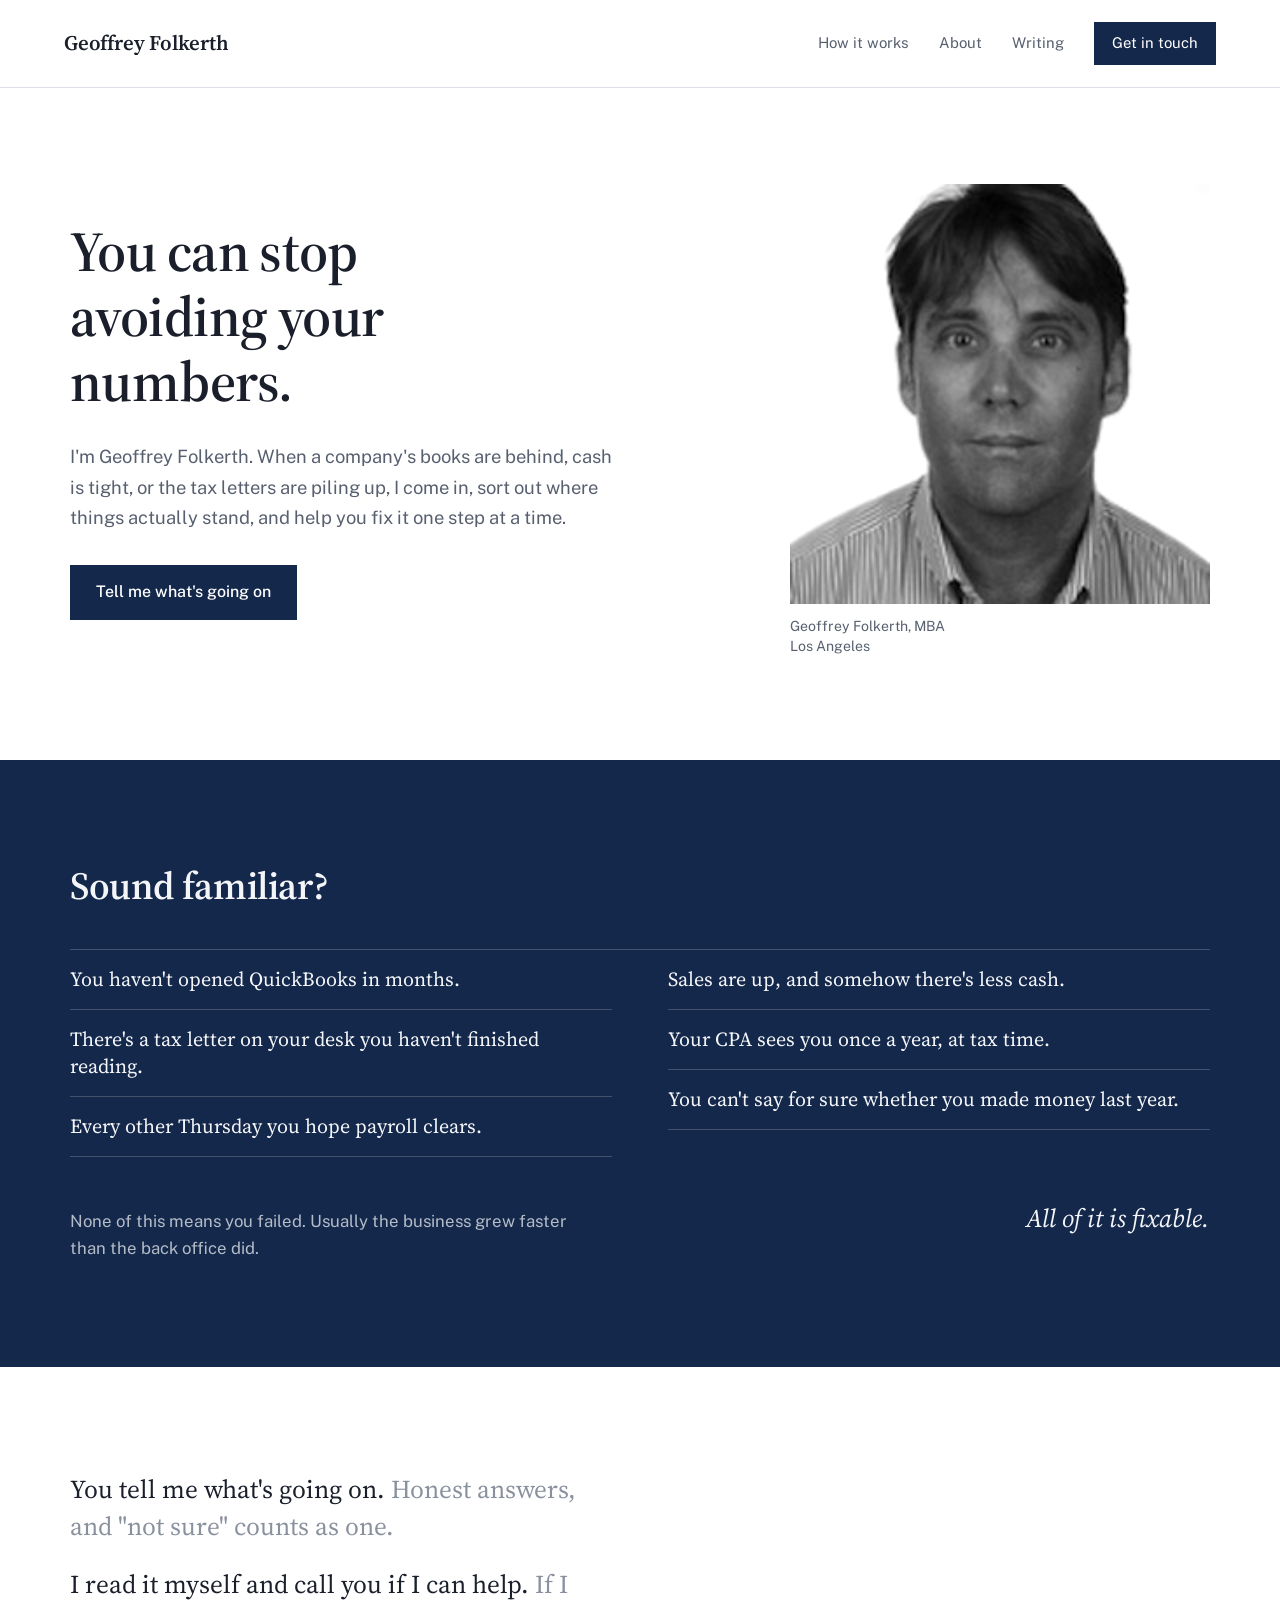
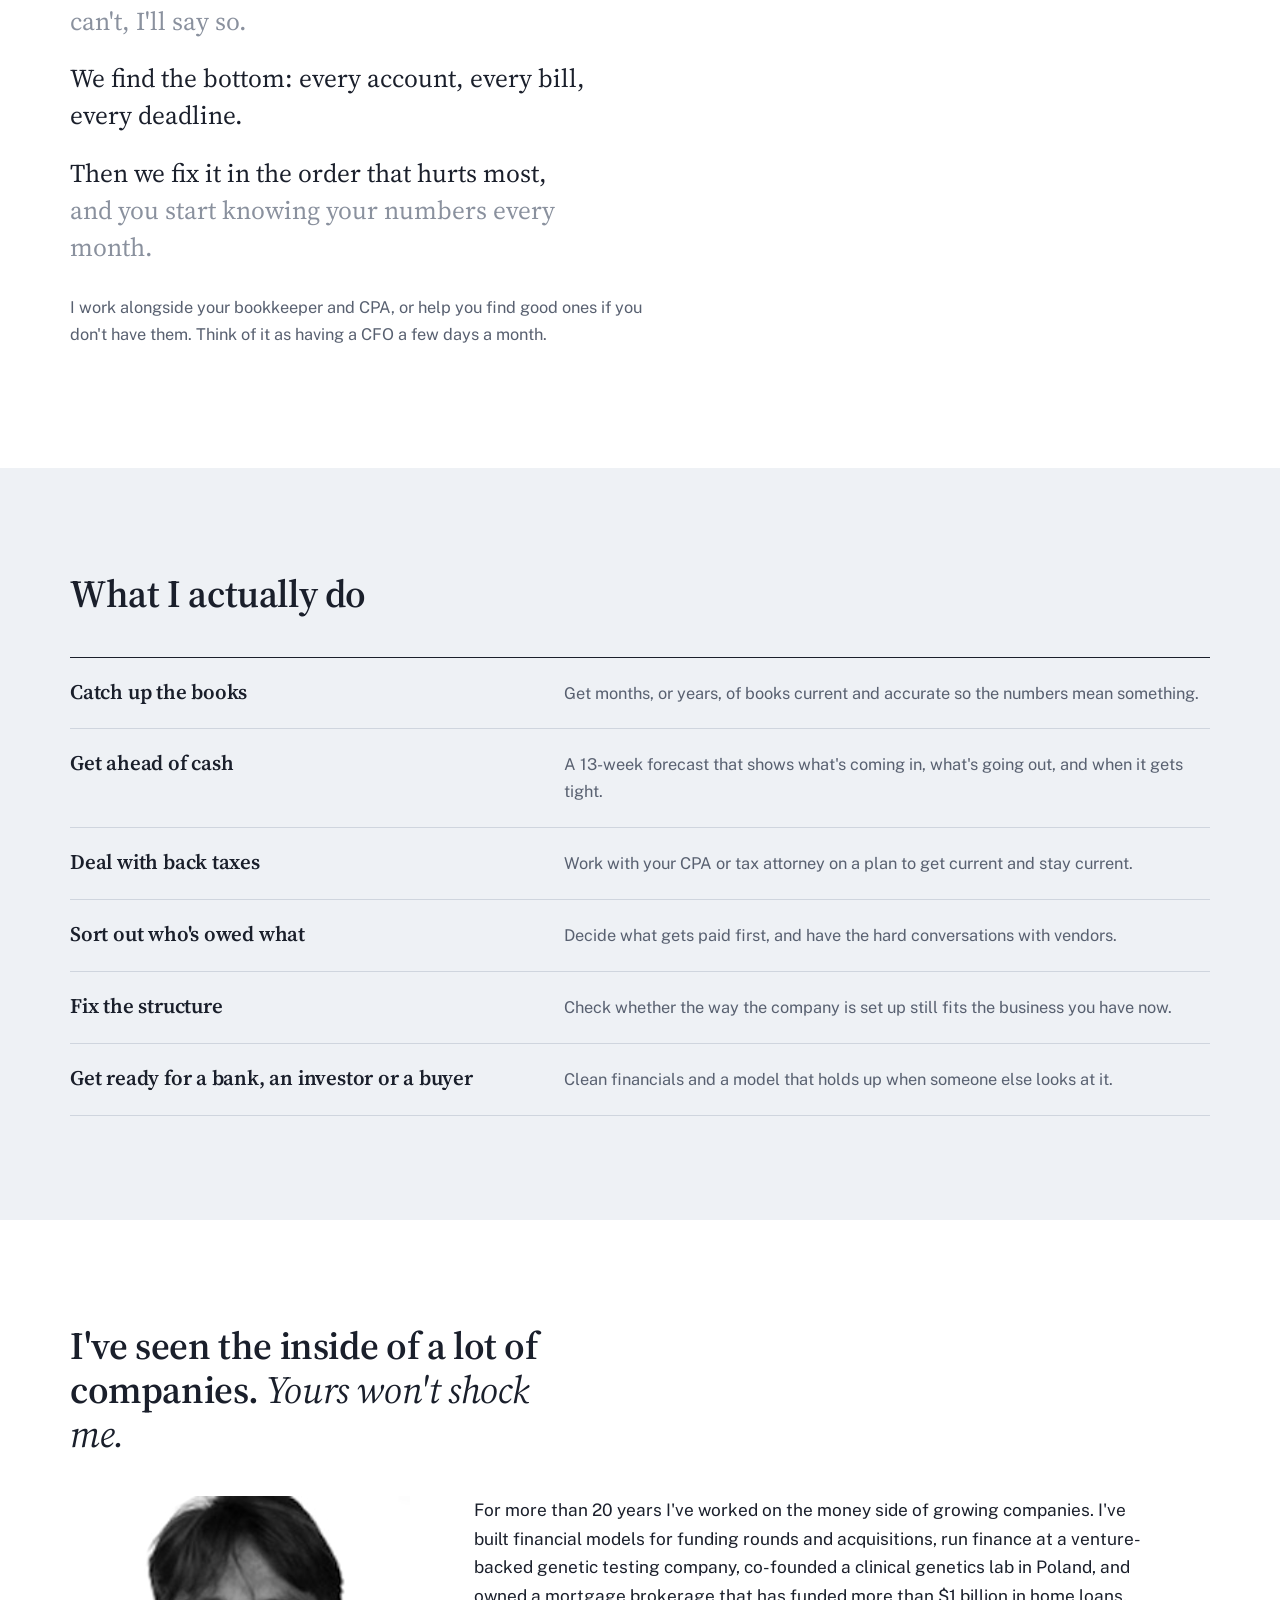
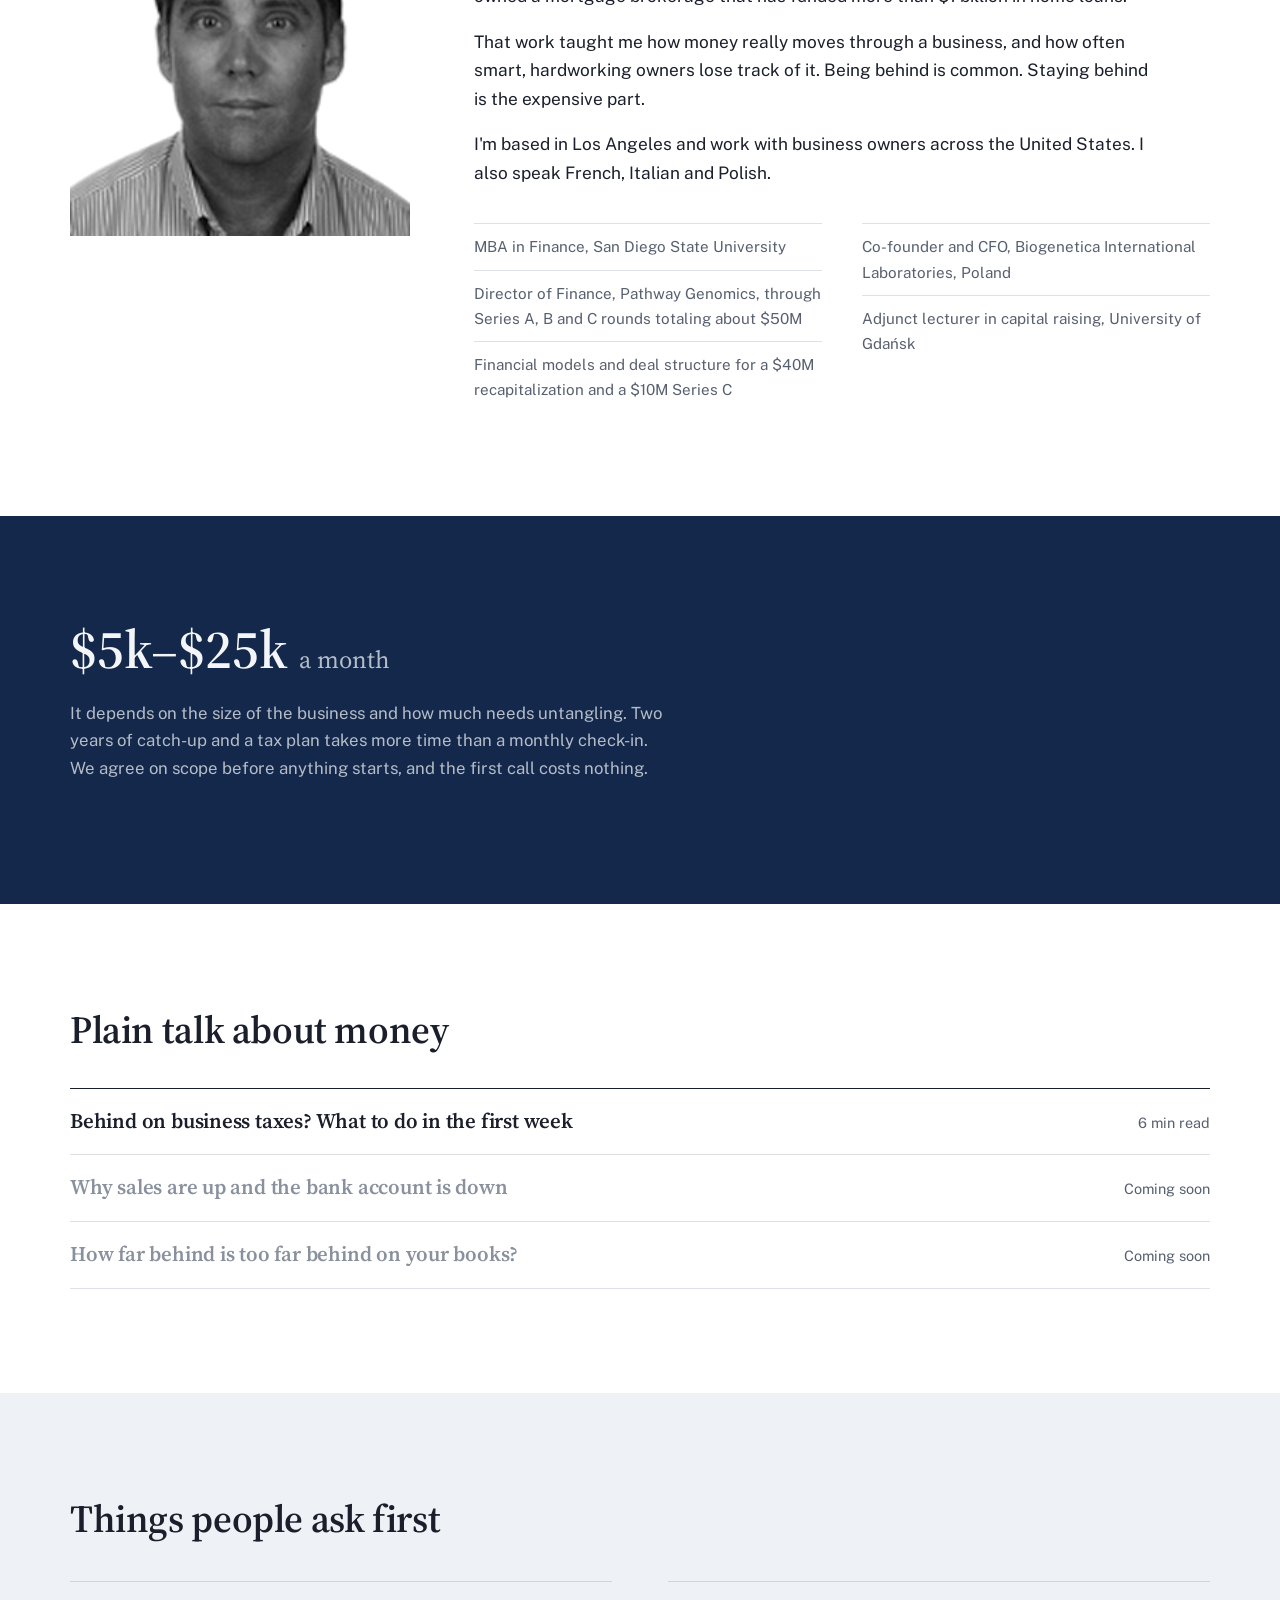
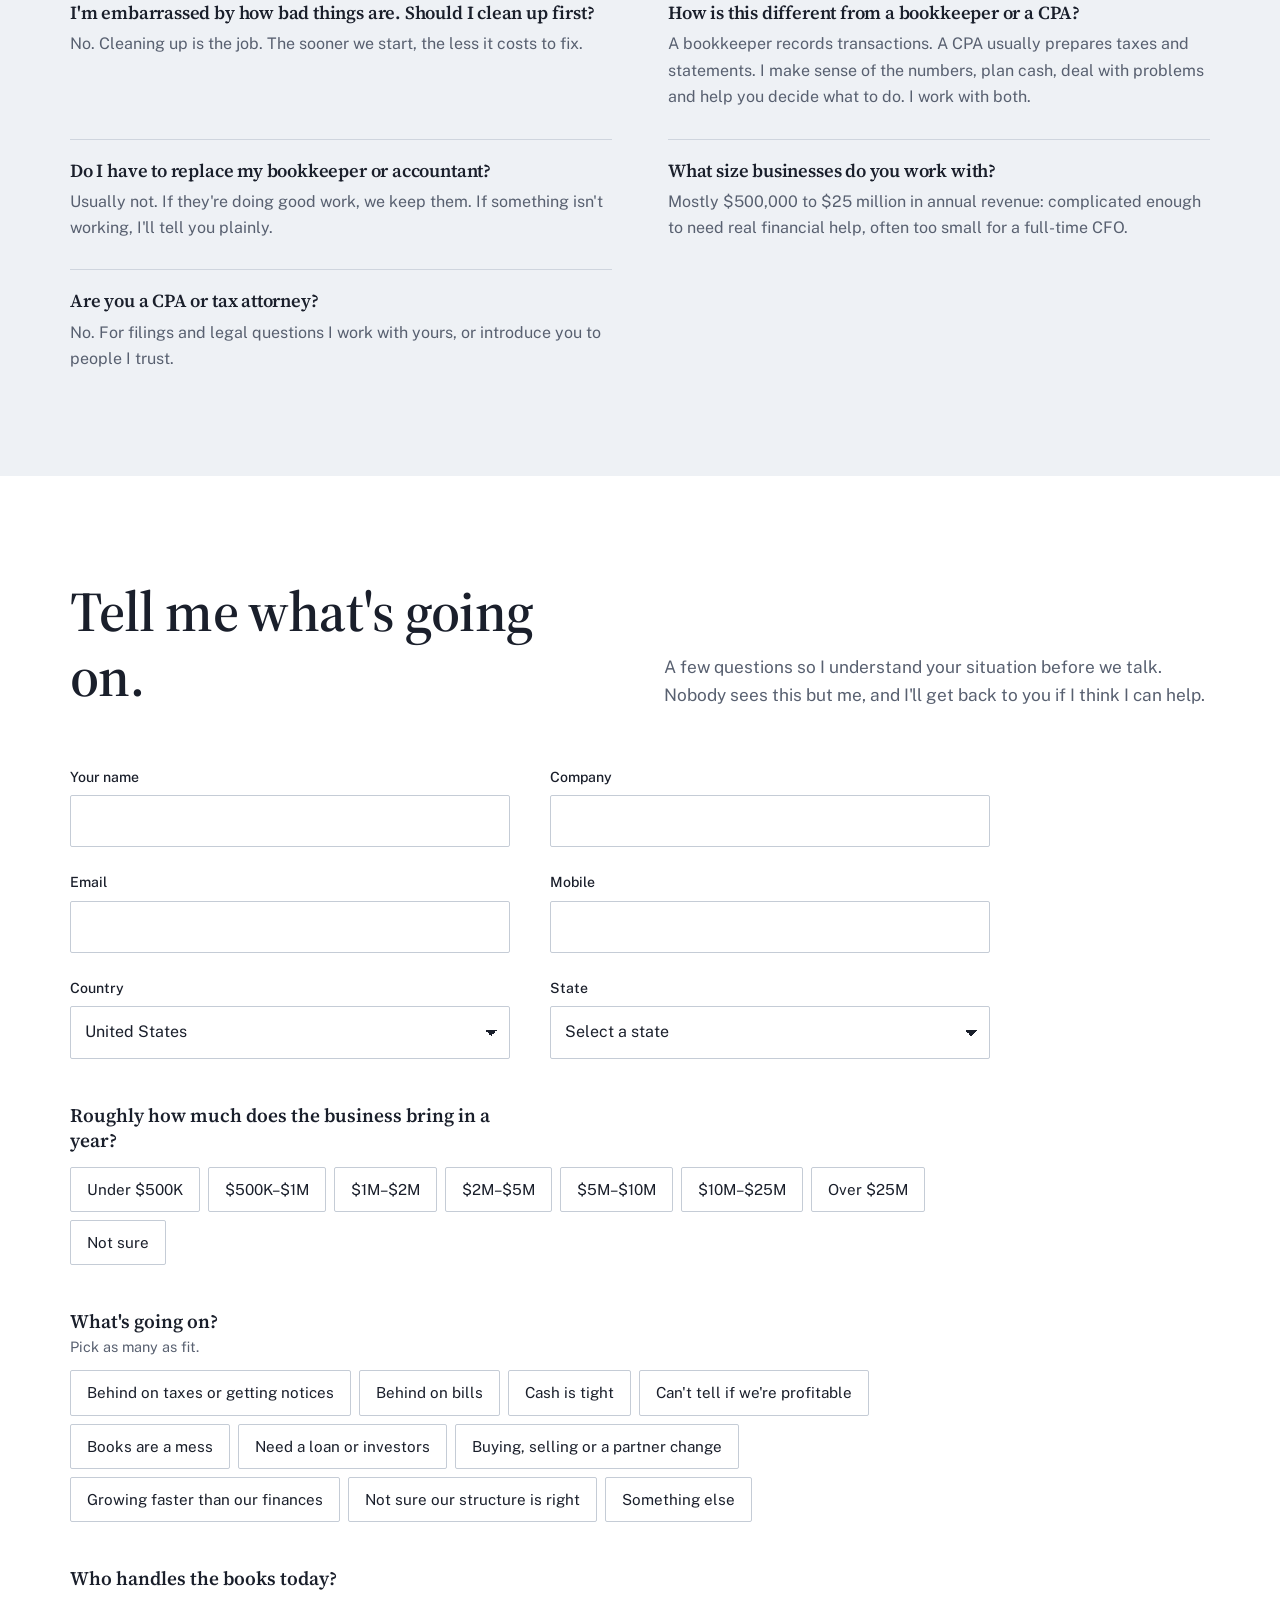
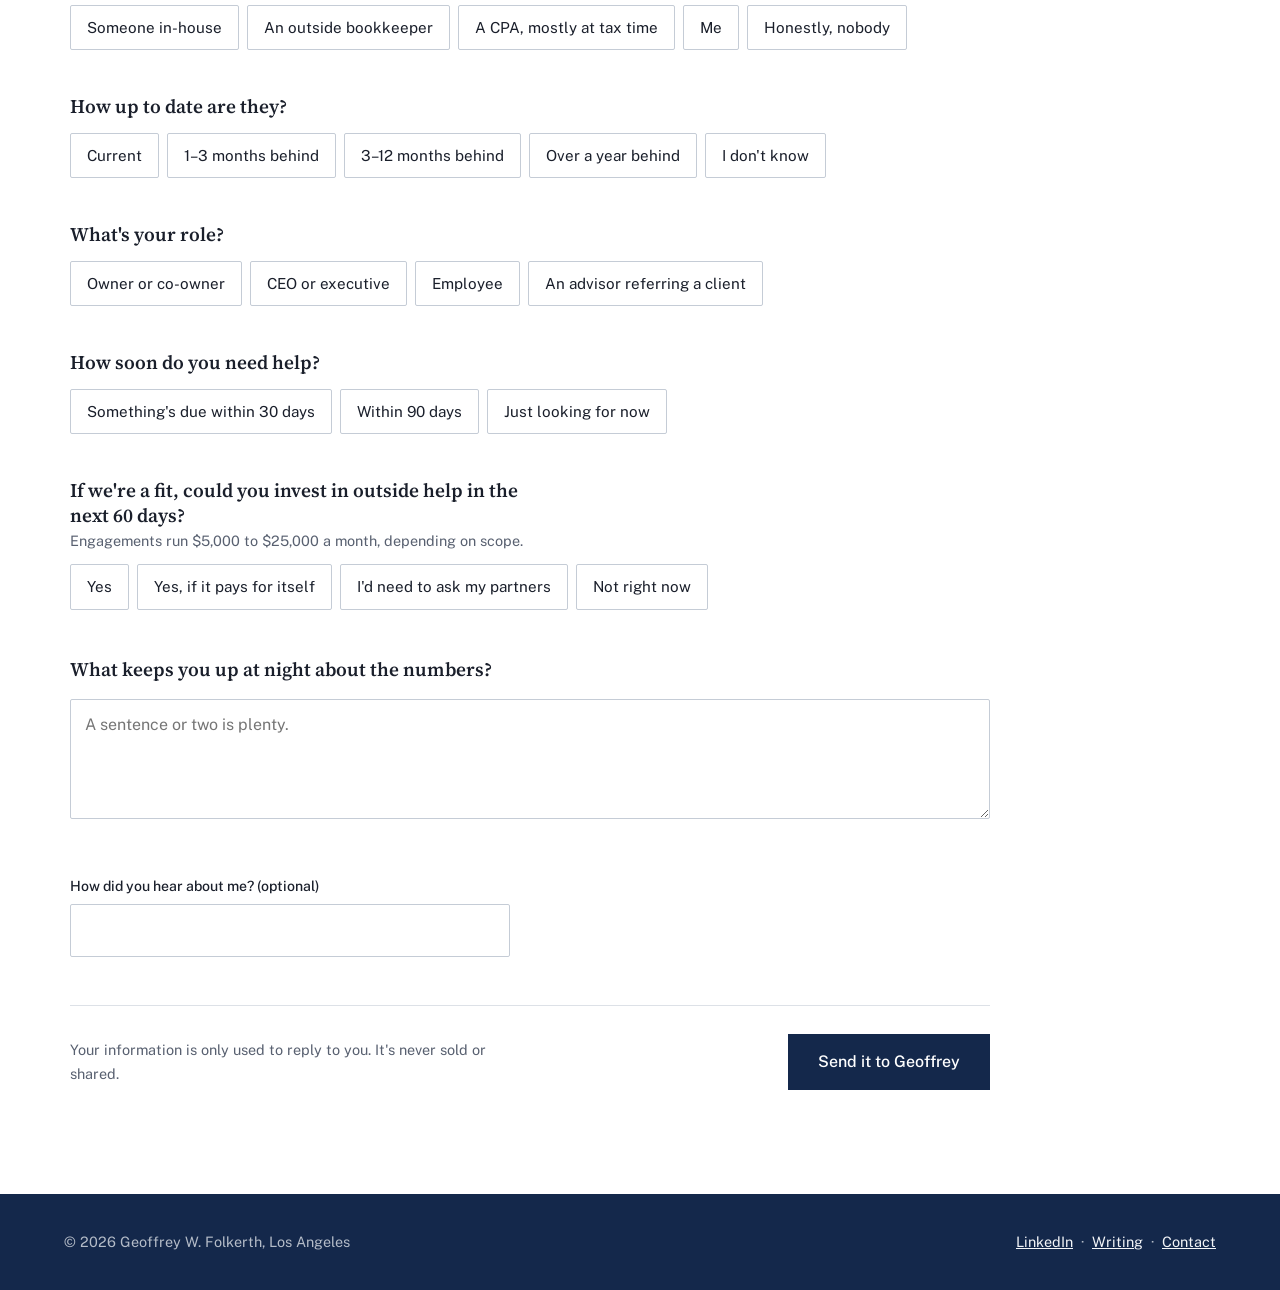
<file: index.html>
<!doctype html>
<html lang="en">
<head>
  <meta charset="utf-8">
  <meta name="viewport" content="width=device-width, initial-scale=1">
  <meta name="robots" content="noindex, nofollow"><!-- PREVIEW ONLY: remove this line at launch -->
  <title>Geoffrey Folkerth | Financial Clarity for Business Owners</title>
  <meta name="description" content="Geoffrey Folkerth helps owners of $500K to $25M businesses get their finances back in order: books, cash flow, back taxes and structure. Calm, judgment-free, part-time CFO help.">
  <link rel="canonical" href="https://geoffreyfolkerth.com/">
  <meta property="og:title" content="Geoffrey Folkerth | Financial Clarity for Business Owners">
  <meta property="og:description" content="Behind on your books, bills or taxes? Geoffrey helps business owners get clear on their numbers without judgment.">
  <meta property="og:type" content="website">
  <meta property="og:url" content="https://geoffreyfolkerth.com/">
  <meta property="og:image" content="https://geoffreyfolkerth.com/images/og-image.jpg">
  <link rel="preconnect" href="https://fonts.googleapis.com">
  <link rel="preconnect" href="https://fonts.gstatic.com" crossorigin>
  <link href="https://fonts.googleapis.com/css2?family=Public+Sans:wght@400;500;600&family=Source+Serif+4:ital,opsz,wght@0,8..60,400;0,8..60,600;1,8..60,400&display=swap" rel="stylesheet">
  <link rel="stylesheet" href="styles.css">
  <script type="application/ld+json">
  {
    "@context": "https://schema.org",
    "@type": "ProfessionalService",
    "name": "Geoffrey Folkerth",
    "description": "Part-time CFO and financial cleanup services for owners of businesses with $500K to $25M in annual revenue.",
    "url": "https://geoffreyfolkerth.com/",
    "areaServed": "United States",
    "priceRange": "$5,000 - $25,000 per month",
    "founder": {
      "@type": "Person",
      "name": "Geoffrey W. Folkerth",
      "jobTitle": "Fractional CFO",
      "alumniOf": "San Diego State University",
      "sameAs": ["https://www.linkedin.com/in/geoffreyfolkerthcfo/"]
    }
  }
  </script>
</head>
<body>

<header class="site-header">
  <a href="#top" class="wordmark">Geoffrey Folkerth</a>
  <nav class="nav">
    <a href="#how" class="hide-sm">How it works</a>
    <a href="#about" class="hide-sm">About</a>
    <a href="blog/">Writing</a>
    <a href="#contact">Get in touch</a>
  </nav>
</header>

<main id="top">

  <!-- HERO -->
  <section class="panel hero">
    <div class="panel-inner">
      <div>
        <h1 class="big">You can stop avoiding your numbers.</h1>
        <div class="hero-foot">
          <p>I'm Geoffrey Folkerth. When a company's books are behind, cash is tight, or the tax letters are piling up, I come in, sort out where things actually stand, and help you fix it one step at a time.</p>
          <a href="#contact" class="text-link">Tell me what's going on</a>
        </div>
      </div>
      <div class="portrait">
        <img src="images/geoffrey-headshot.jpg" alt="Geoffrey Folkerth" width="240" height="240">
        <p class="portrait-cap">Geoffrey Folkerth, MBA<br>Los Angeles</p>
      </div>
    </div>
  </section>

  <!-- SOUND FAMILIAR -->
  <section class="panel dark">
    <div class="panel-inner">
      <h2 class="large">Sound familiar?</h2>
      <ul class="ledger-list">
        <li>You haven't opened QuickBooks in months.</li>
        <li>There's a tax letter on your desk you haven't finished reading.</li>
        <li>Every other Thursday you hope payroll clears.</li>
        <li>Sales are up, and somehow there's less cash.</li>
        <li>Your CPA sees you once a year, at tax time.</li>
        <li>You can't say for sure whether you made money last year.</li>
      </ul>
      <div class="ledger-sum">
        <p>None of this means you failed. Usually the business grew faster than the back office did.</p>
        <p class="kicker">All of it is fixable.</p>
      </div>
    </div>
  </section>

  <!-- HOW IT WORKS -->
  <section class="panel" id="how">
    <div class="panel-inner">
      <div class="story">
        <p>You tell me what's going on. <span class="quiet">Honest answers, and "not sure" counts as one.</span></p>
        <p>I read it myself and call you if I can help. <span class="quiet">If I can't, I'll say so.</span></p>
        <p>We find the bottom: every account, every bill, every deadline.</p>
        <p>Then we fix it in the order that hurts most, <span class="quiet">and you start knowing your numbers every month.</span></p>
      </div>
      <p class="aside-note">I work alongside your bookkeeper and CPA, or help you find good ones if you don't have them. Think of it as having a CFO a few days a month.</p>
    </div>
  </section>

  <!-- WHAT I DO -->
  <section class="panel mist" id="help">
    <div class="panel-inner">
      <h2 class="large">What I actually do</h2>
      <div class="rows">
        <div class="row"><h3>Catch up the books</h3><p>Get months, or years, of books current and accurate so the numbers mean something.</p></div>
        <div class="row"><h3>Get ahead of cash</h3><p>A 13-week forecast that shows what's coming in, what's going out, and when it gets tight.</p></div>
        <div class="row"><h3>Deal with back taxes</h3><p>Work with your CPA or tax attorney on a plan to get current and stay current.</p></div>
        <div class="row"><h3>Sort out who's owed what</h3><p>Decide what gets paid first, and have the hard conversations with vendors.</p></div>
        <div class="row"><h3>Fix the structure</h3><p>Check whether the way the company is set up still fits the business you have now.</p></div>
        <div class="row"><h3>Get ready for a bank, an investor or a buyer</h3><p>Clean financials and a model that holds up when someone else looks at it.</p></div>
      </div>
    </div>
  </section>

  <!-- ABOUT -->
  <section class="panel" id="about">
    <div class="panel-inner">
      <h2 class="large">I've seen the inside of a lot of companies. <em>Yours won't shock me.</em></h2>
      <div class="about-grid">
        <div class="portrait">
          <img src="images/geoffrey-headshot.jpg" alt="Geoffrey Folkerth" width="240" height="240">
        </div>
        <div>
          <div class="letter">
            <p>For more than 20 years I've worked on the money side of growing companies. I've built financial models for funding rounds and acquisitions, run finance at a venture-backed genetic testing company, co-founded a clinical genetics lab in Poland, and owned a mortgage brokerage that has funded more than $1 billion in home loans.</p>
            <p>That work taught me how money really moves through a business, and how often smart, hardworking owners lose track of it. Being behind is common. Staying behind is the expensive part.</p>
            <p>I'm based in Los Angeles and work with business owners across the United States. I also speak French, Italian and Polish.</p>
          </div>
          <ul class="creds">
            <li>MBA in Finance, San Diego State University</li>
            <li>Director of Finance, Pathway Genomics, through Series A, B and C rounds totaling about $50M</li>
            <li>Financial models and deal structure for a $40M recapitalization and a $10M Series C</li>
            <li>Co-founder and CFO, Biogenetica International Laboratories, Poland</li>
            <li>Adjunct lecturer in capital raising, University of Gdańsk</li>
          </ul>
        </div>
      </div>
    </div>
  </section>

  <!-- PRICE -->
  <section class="panel dark price-panel">
    <div class="panel-inner">
      <div class="price-line">$5k–$25k <small>a month</small></div>
      <p>It depends on the size of the business and how much needs untangling. Two years of catch-up and a tax plan takes more time than a monthly check-in. We agree on scope before anything starts, and the first call costs nothing.</p>
    </div>
  </section>

  <!-- WRITING -->
  <section class="panel" id="blog">
    <div class="panel-inner">
      <h2 class="large">Plain talk about money</h2>
      <div class="writing">
        <a href="blog/behind-on-business-taxes-first-week.html"><h3>Behind on business taxes? What to do in the first week</h3><span>6 min read</span></a>
        <div class="soon"><h3>Why sales are up and the bank account is down</h3><span>Coming soon</span></div>
        <div class="soon"><h3>How far behind is too far behind on your books?</h3><span>Coming soon</span></div>
      </div>
    </div>
  </section>

  <!-- FAQ -->
  <section class="panel mist">
    <div class="panel-inner">
      <h2 class="large">Things people ask first</h2>
      <div class="qa">
        <div><h3>I'm embarrassed by how bad things are. Should I clean up first?</h3><p>No. Cleaning up is the job. The sooner we start, the less it costs to fix.</p></div>
        <div><h3>How is this different from a bookkeeper or a CPA?</h3><p>A bookkeeper records transactions. A CPA usually prepares taxes and statements. I make sense of the numbers, plan cash, deal with problems and help you decide what to do. I work with both.</p></div>
        <div><h3>Do I have to replace my bookkeeper or accountant?</h3><p>Usually not. If they're doing good work, we keep them. If something isn't working, I'll tell you plainly.</p></div>
        <div><h3>What size businesses do you work with?</h3><p>Mostly $500,000 to $25 million in annual revenue: complicated enough to need real financial help, often too small for a full-time CFO.</p></div>
        <div><h3>Are you a CPA or tax attorney?</h3><p>No. For filings and legal questions I work with yours, or introduce you to people I trust.</p></div>
      </div>
    </div>
  </section>

  <!-- CONTACT -->
  <section class="panel contact" id="contact">
    <div class="panel-inner">
      <div class="contact-intro">
        <h2 class="big">Tell me what's going on.</h2>
        <p>A few questions so I understand your situation before we talk. Nobody sees this but me, and I'll get back to you if I think I can help.</p>
      </div>

      <form id="lead-form" action="https://formspree.io/f/YOUR_FORM_ID" method="POST" novalidate>
        <input type="hidden" name="_subject" id="subject" value="New inquiry from website">
        <input type="hidden" name="fit_score" id="fit_score" value="">
        <input type="text" name="_gotcha" style="display:none" tabindex="-1" autocomplete="off">

        <div class="fields">
          <div class="field"><label for="name">Your name</label><input type="text" id="name" name="name" autocomplete="name" required></div>
          <div class="field"><label for="company">Company</label><input type="text" id="company" name="company" autocomplete="organization" required></div>
          <div class="field"><label for="email">Email</label><input type="email" id="email" name="email" autocomplete="email" required></div>
          <div class="field"><label for="phone">Mobile</label><input type="tel" id="phone" name="mobile" autocomplete="tel" required></div>
          <div class="field"><label for="country">Country</label><select id="country" name="country" required></select></div>
          <div class="field" id="state-field"><label for="state">State</label><select id="state" name="state"></select></div>
        </div>

        <fieldset>
          <legend>Roughly how much does the business bring in a year?</legend>
          <div class="choices">
            <label><input type="radio" name="revenue" value="Under $500K" required><span>Under $500K</span></label>
            <label><input type="radio" name="revenue" value="$500K–$1M"><span>$500K–$1M</span></label>
            <label><input type="radio" name="revenue" value="$1M–$2M"><span>$1M–$2M</span></label>
            <label><input type="radio" name="revenue" value="$2M–$5M"><span>$2M–$5M</span></label>
            <label><input type="radio" name="revenue" value="$5M–$10M"><span>$5M–$10M</span></label>
            <label><input type="radio" name="revenue" value="$10M–$25M"><span>$10M–$25M</span></label>
            <label><input type="radio" name="revenue" value="Over $25M"><span>Over $25M</span></label>
            <label><input type="radio" name="revenue" value="Not sure"><span>Not sure</span></label>
          </div>
        </fieldset>

        <fieldset>
          <legend>What's going on?<small>Pick as many as fit.</small></legend>
          <div class="choices">
            <label><input type="checkbox" name="situation" value="Behind on taxes / tax notices"><span>Behind on taxes or getting notices</span></label>
            <label><input type="checkbox" name="situation" value="Behind on bills / vendors"><span>Behind on bills</span></label>
            <label><input type="checkbox" name="situation" value="Cash is tight / payroll stress"><span>Cash is tight</span></label>
            <label><input type="checkbox" name="situation" value="Can't tell if profitable"><span>Can't tell if we're profitable</span></label>
            <label><input type="checkbox" name="situation" value="Books are behind or a mess"><span>Books are a mess</span></label>
            <label><input type="checkbox" name="situation" value="Need a loan or investors"><span>Need a loan or investors</span></label>
            <label><input type="checkbox" name="situation" value="Buying, selling, or partner change"><span>Buying, selling or a partner change</span></label>
            <label><input type="checkbox" name="situation" value="Growing faster than finances"><span>Growing faster than our finances</span></label>
            <label><input type="checkbox" name="situation" value="Company structure questions"><span>Not sure our structure is right</span></label>
            <label><input type="checkbox" name="situation" value="Other"><span>Something else</span></label>
          </div>
        </fieldset>

        <fieldset>
          <legend>Who handles the books today?</legend>
          <div class="choices">
            <label><input type="radio" name="bookkeeping" value="In-house bookkeeper or accountant" required><span>Someone in-house</span></label>
            <label><input type="radio" name="bookkeeping" value="Outside bookkeeper"><span>An outside bookkeeper</span></label>
            <label><input type="radio" name="bookkeeping" value="CPA at tax time only"><span>A CPA, mostly at tax time</span></label>
            <label><input type="radio" name="bookkeeping" value="Owner does it"><span>Me</span></label>
            <label><input type="radio" name="bookkeeping" value="Nobody"><span>Honestly, nobody</span></label>
          </div>
        </fieldset>

        <fieldset>
          <legend>How up to date are they?</legend>
          <div class="choices">
            <label><input type="radio" name="books_current" value="Current" required><span>Current</span></label>
            <label><input type="radio" name="books_current" value="1–3 months behind"><span>1–3 months behind</span></label>
            <label><input type="radio" name="books_current" value="3–12 months behind"><span>3–12 months behind</span></label>
            <label><input type="radio" name="books_current" value="Over a year behind"><span>Over a year behind</span></label>
            <label><input type="radio" name="books_current" value="Don't know"><span>I don't know</span></label>
          </div>
        </fieldset>

        <fieldset>
          <legend>What's your role?</legend>
          <div class="choices">
            <label><input type="radio" name="role" value="Owner / co-owner" required><span>Owner or co-owner</span></label>
            <label><input type="radio" name="role" value="CEO / executive (not owner)"><span>CEO or executive</span></label>
            <label><input type="radio" name="role" value="Employee"><span>Employee</span></label>
            <label><input type="radio" name="role" value="Referring advisor (CPA, attorney, banker)"><span>An advisor referring a client</span></label>
          </div>
        </fieldset>

        <fieldset>
          <legend>How soon do you need help?</legend>
          <div class="choices">
            <label><input type="radio" name="timing" value="Urgent: deadline in 30 days" required><span>Something's due within 30 days</span></label>
            <label><input type="radio" name="timing" value="Within 90 days"><span>Within 90 days</span></label>
            <label><input type="radio" name="timing" value="Exploring"><span>Just looking for now</span></label>
          </div>
        </fieldset>

        <fieldset>
          <legend>If we're a fit, could you invest in outside help in the next 60 days?<small>Engagements run $5,000 to $25,000 a month, depending on scope.</small></legend>
          <div class="choices">
            <label><input type="radio" name="investment" value="Yes" required><span>Yes</span></label>
            <label><input type="radio" name="investment" value="Yes, if it pays for itself"><span>Yes, if it pays for itself</span></label>
            <label><input type="radio" name="investment" value="Need to talk to partners"><span>I'd need to ask my partners</span></label>
            <label><input type="radio" name="investment" value="Not right now"><span>Not right now</span></label>
          </div>
        </fieldset>

        <div class="free">
          <label for="worry">What keeps you up at night about the numbers?</label>
          <textarea id="worry" name="biggest_worry" placeholder="A sentence or two is plenty."></textarea>
        </div>

        <div class="fields" style="margin-top:48px">
          <div class="field"><label for="referral">How did you hear about me? (optional)</label><input type="text" id="referral" name="referral_source"></div>
        </div>

        <div class="form-foot">
          <p>Your information is only used to reply to you. It's never sold or shared.</p>
          <button type="submit" class="send">Send it to Geoffrey</button>
        </div>
        <div class="form-status hidden" id="form-status" role="alert"></div>
      </form>

      <div class="thanks hidden" id="thanks">
        <h3>Thank you. That took some nerve.</h3>
        <p>I'll read what you sent myself. If it looks like I can help, I'll call or email within two business days.</p>
      </div>
    </div>
  </section>

</main>

<footer class="site-footer">
  <div>&copy; <span id="year">2026</span> Geoffrey W. Folkerth, Los Angeles</div>
  <div><a href="https://www.linkedin.com/in/geoffreyfolkerthcfo/" rel="noopener">LinkedIn</a> &nbsp;·&nbsp; <a href="blog/">Writing</a> &nbsp;·&nbsp; <a href="#contact">Contact</a></div>
</footer>

<script src="main.js"></script>
</body>
</html>
</file>
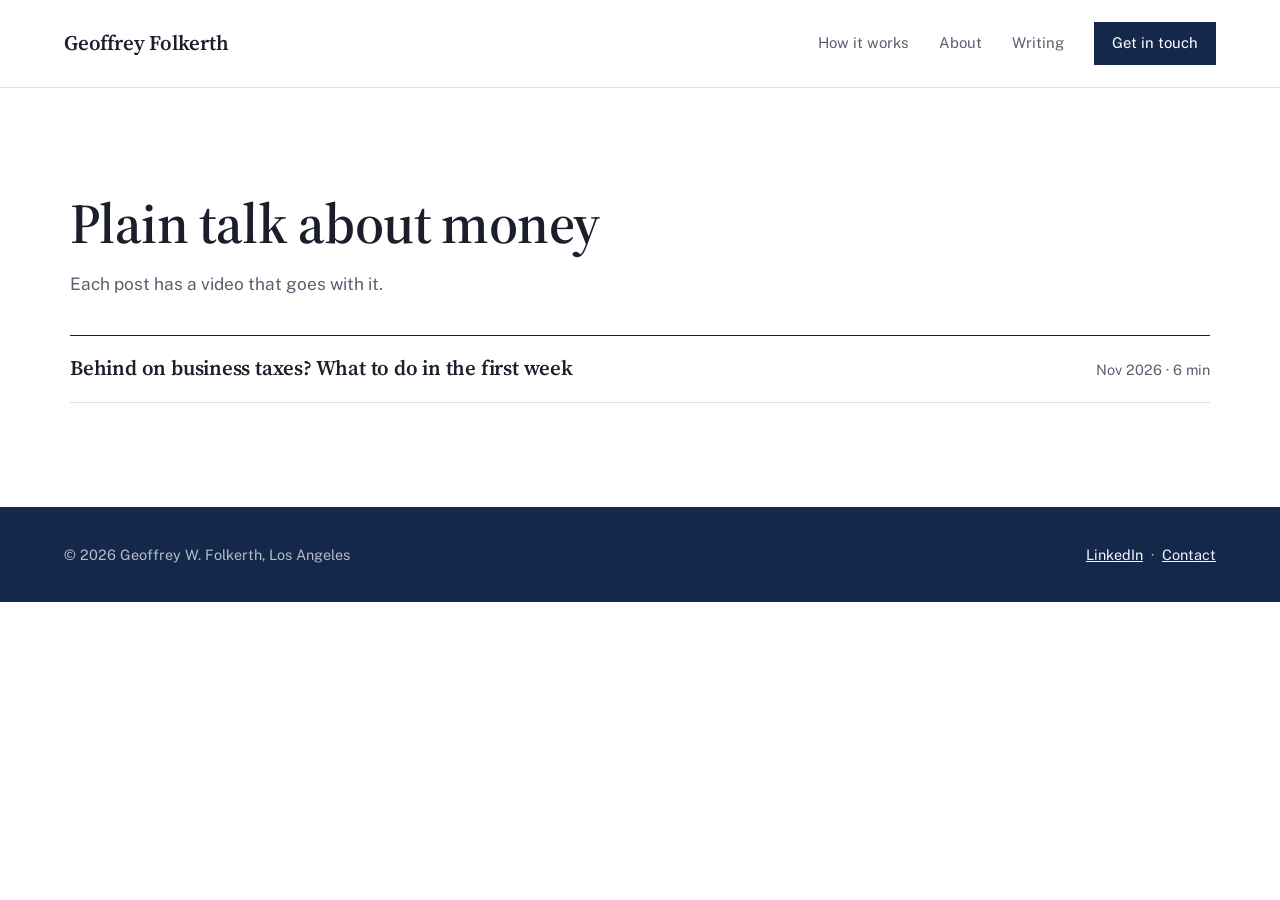
<file: blog/index.html>
<!doctype html>
<html lang="en">
<head>
  <meta charset="utf-8">
  <meta name="viewport" content="width=device-width, initial-scale=1">
  <meta name="robots" content="noindex, nofollow"><!-- PREVIEW ONLY: remove this line at launch -->
  <title>Writing | Geoffrey Folkerth</title>
  <meta name="description" content="Plain talk about business finances for owners of $500K to $25M companies: back taxes, cash flow, bookkeeping and getting your numbers under control.">
  <link rel="canonical" href="https://geoffreyfolkerth.com/blog/">
  <link rel="preconnect" href="https://fonts.googleapis.com">
  <link rel="preconnect" href="https://fonts.gstatic.com" crossorigin>
  <link href="https://fonts.googleapis.com/css2?family=Public+Sans:wght@400;500;600&family=Source+Serif+4:ital,opsz,wght@0,8..60,400;0,8..60,600;1,8..60,400&display=swap" rel="stylesheet">
  <link rel="stylesheet" href="../styles.css">
</head>
<body>

<header class="site-header solid">
  <a href="../" class="wordmark">Geoffrey Folkerth</a>
  <nav class="nav">
    <a href="../#how" class="hide-sm">How it works</a>
    <a href="../#about" class="hide-sm">About</a>
    <a href="./">Writing</a>
    <a href="../#contact">Get in touch</a>
  </nav>
</header>

<main>
  <section class="panel" style="border-top:0;min-height:auto">
    <div class="panel-inner">
      <h1 class="big">Plain talk about money</h1>
      <p class="sub">Each post has a video that goes with it.</p>

      <!-- NEW POSTS GO AT THE TOP. Copy an <a> row and change the link, title and read time. -->
      <div class="writing">
        <a href="behind-on-business-taxes-first-week.html"><h3>Behind on business taxes? What to do in the first week</h3><span>Nov 2026 · 6 min</span></a>
      </div>
    </div>
  </section>
</main>

<footer class="site-footer">
  <div>&copy; <span id="year">2026</span> Geoffrey W. Folkerth, Los Angeles</div>
  <div><a href="https://www.linkedin.com/in/geoffreyfolkerthcfo/" rel="noopener">LinkedIn</a> &nbsp;·&nbsp; <a href="../#contact">Contact</a></div>
</footer>
<script src="../main.js"></script>
</body>
</html>
</file>
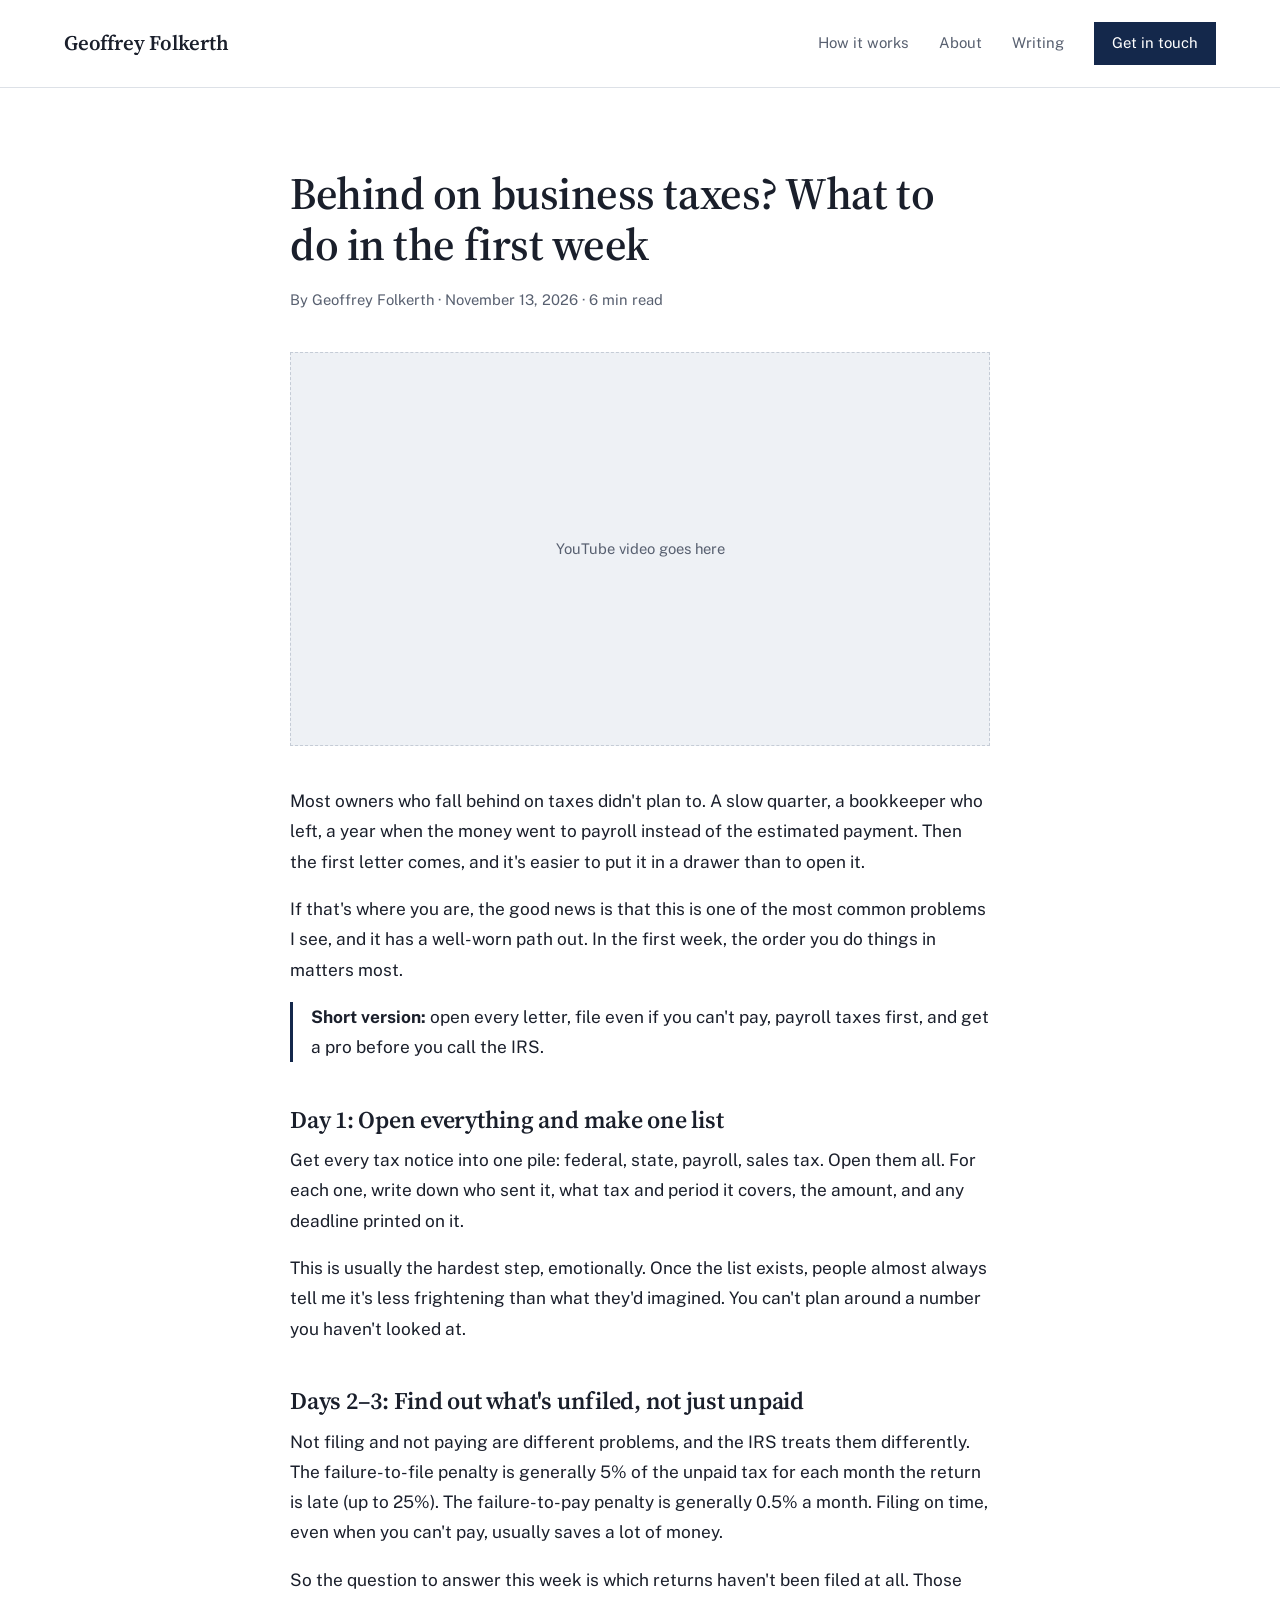
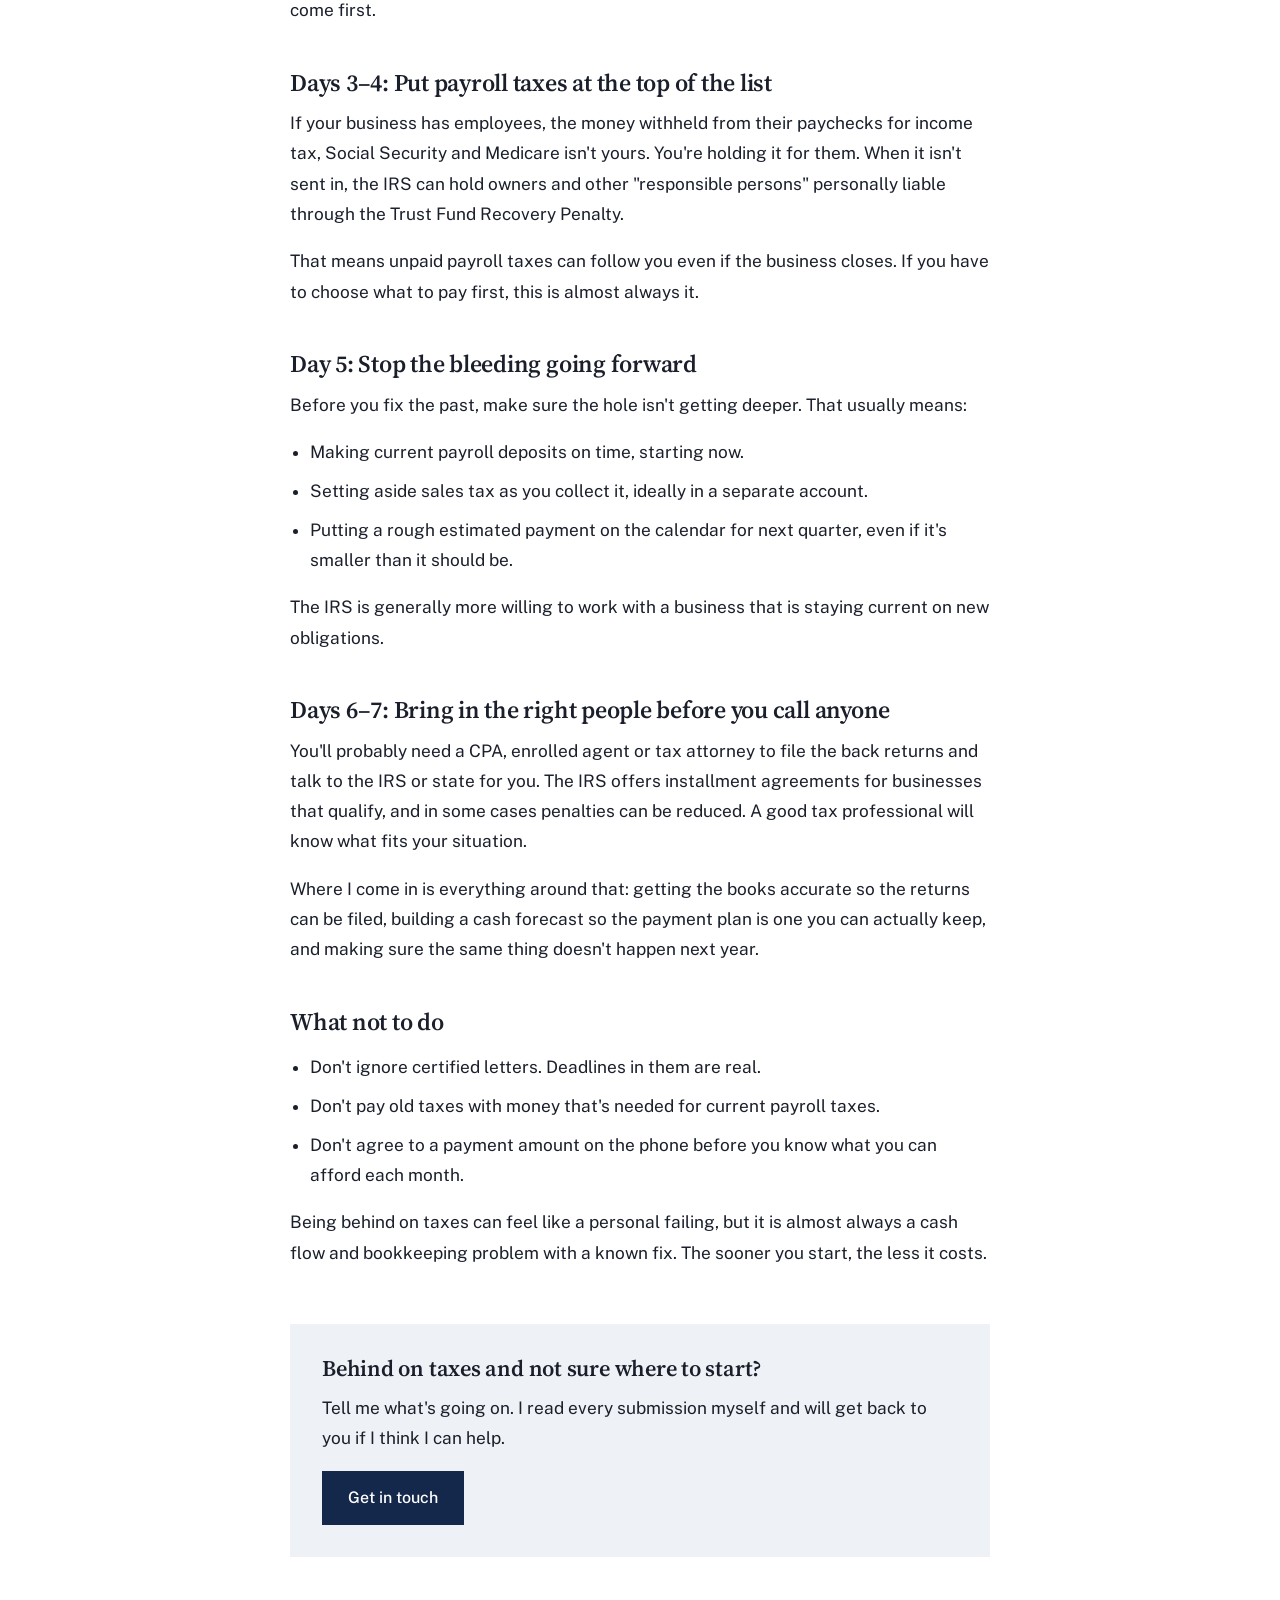
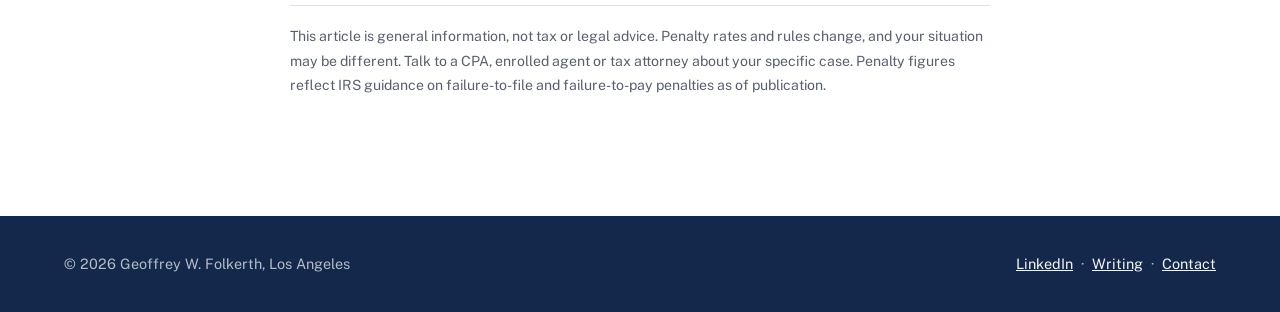
<file: blog/behind-on-business-taxes-first-week.html>
<!doctype html>
<html lang="en">
<head>
  <meta charset="utf-8">
  <meta name="viewport" content="width=device-width, initial-scale=1">
  <meta name="robots" content="noindex, nofollow"><!-- PREVIEW ONLY: remove this line at launch -->
  <title>Behind on Business Taxes? What to Do in the First Week | Geoffrey Folkerth</title>
  <meta name="description" content="If your business is behind on taxes, the order you act in matters. A fractional CFO's plain guide to the first week: open the letters, file even if you can't pay, and protect payroll taxes first.">
  <link rel="canonical" href="https://geoffreyfolkerth.com/blog/behind-on-business-taxes-first-week.html">
  <meta property="og:title" content="Behind on business taxes? What to do in the first week">
  <meta property="og:type" content="article">
  <link rel="preconnect" href="https://fonts.googleapis.com">
  <link rel="preconnect" href="https://fonts.gstatic.com" crossorigin>
  <link href="https://fonts.googleapis.com/css2?family=Public+Sans:wght@400;500;600&family=Source+Serif+4:ital,opsz,wght@0,8..60,400;0,8..60,600;1,8..60,400&display=swap" rel="stylesheet">
  <link rel="stylesheet" href="../styles.css">
  <script type="application/ld+json">
  {
    "@context": "https://schema.org",
    "@type": "BlogPosting",
    "headline": "Behind on business taxes? What to do in the first week",
    "datePublished": "2026-11-13",
    "author": { "@type": "Person", "name": "Geoffrey W. Folkerth", "url": "https://geoffreyfolkerth.com/" },
    "mainEntityOfPage": "https://geoffreyfolkerth.com/blog/behind-on-business-taxes-first-week.html"
  }
  </script>
  <script type="application/ld+json">
  {
    "@context": "https://schema.org",
    "@type": "FAQPage",
    "mainEntity": [
      {
        "@type": "Question",
        "name": "Should I file my business tax return if I can't pay?",
        "acceptedAnswer": { "@type": "Answer", "text": "Yes. The IRS failure-to-file penalty is generally 5% of the unpaid tax per month, while the failure-to-pay penalty is generally 0.5% per month. Filing on time, even without payment, usually costs far less." }
      },
      {
        "@type": "Question",
        "name": "Which back taxes should a business deal with first?",
        "acceptedAnswer": { "@type": "Answer", "text": "Payroll taxes withheld from employees' paychecks. Under the Trust Fund Recovery Penalty, owners and other responsible people can be held personally liable for unpaid withheld taxes." }
      },
      {
        "@type": "Question",
        "name": "Can a business set up a payment plan with the IRS?",
        "acceptedAnswer": { "@type": "Answer", "text": "Often, yes. The IRS offers installment agreements for businesses that qualify. A CPA, enrolled agent or tax attorney can help you apply." }
      }
    ]
  }
  </script>
</head>
<body>

<header class="site-header solid">
  <a href="../" class="wordmark">Geoffrey Folkerth</a>
  <nav class="nav">
    <a href="../#how" class="hide-sm">How it works</a>
    <a href="../#about" class="hide-sm">About</a>
    <a href="./">Writing</a>
    <a href="../#contact">Get in touch</a>
  </nav>
</header>

<main class="article">
  <article class="article-inner">
    <header>
      <h1>Behind on business taxes? What to do in the first week</h1>
      <p class="meta">By Geoffrey Folkerth &middot; November 13, 2026 &middot; 6 min read</p>
    </header>

    <div class="video-slot">YouTube video goes here</div>

    <p>Most owners who fall behind on taxes didn't plan to. A slow quarter, a bookkeeper who left, a year when the money went to payroll instead of the estimated payment. Then the first letter comes, and it's easier to put it in a drawer than to open it.</p>

    <p>If that's where you are, the good news is that this is one of the most common problems I see, and it has a well-worn path out. In the first week, the order you do things in matters most.</p>

    <p class="short-version"><strong>Short version:</strong> open every letter, file even if you can't pay, payroll taxes first, and get a pro before you call the IRS.</p>

    <h2>Day 1: Open everything and make one list</h2>
    <p>Get every tax notice into one pile: federal, state, payroll, sales tax. Open them all. For each one, write down who sent it, what tax and period it covers, the amount, and any deadline printed on it.</p>
    <p>This is usually the hardest step, emotionally. Once the list exists, people almost always tell me it's less frightening than what they'd imagined. You can't plan around a number you haven't looked at.</p>

    <h2>Days 2–3: Find out what's unfiled, not just unpaid</h2>
    <p>Not filing and not paying are different problems, and the IRS treats them differently. The failure-to-file penalty is generally 5% of the unpaid tax for each month the return is late (up to 25%). The failure-to-pay penalty is generally 0.5% a month. Filing on time, even when you can't pay, usually saves a lot of money.</p>
    <p>So the question to answer this week is which returns haven't been filed at all. Those come first.</p>

    <h2>Days 3–4: Put payroll taxes at the top of the list</h2>
    <p>If your business has employees, the money withheld from their paychecks for income tax, Social Security and Medicare isn't yours. You're holding it for them. When it isn't sent in, the IRS can hold owners and other "responsible persons" personally liable through the Trust Fund Recovery Penalty.</p>
    <p>That means unpaid payroll taxes can follow you even if the business closes. If you have to choose what to pay first, this is almost always it.</p>

    <h2>Day 5: Stop the bleeding going forward</h2>
    <p>Before you fix the past, make sure the hole isn't getting deeper. That usually means:</p>
    <ul>
      <li>Making current payroll deposits on time, starting now.</li>
      <li>Setting aside sales tax as you collect it, ideally in a separate account.</li>
      <li>Putting a rough estimated payment on the calendar for next quarter, even if it's smaller than it should be.</li>
    </ul>
    <p>The IRS is generally more willing to work with a business that is staying current on new obligations.</p>

    <h2>Days 6–7: Bring in the right people before you call anyone</h2>
    <p>You'll probably need a CPA, enrolled agent or tax attorney to file the back returns and talk to the IRS or state for you. The IRS offers installment agreements for businesses that qualify, and in some cases penalties can be reduced. A good tax professional will know what fits your situation.</p>
    <p>Where I come in is everything around that: getting the books accurate so the returns can be filed, building a cash forecast so the payment plan is one you can actually keep, and making sure the same thing doesn't happen next year.</p>

    <h2>What not to do</h2>
    <ul>
      <li>Don't ignore certified letters. Deadlines in them are real.</li>
      <li>Don't pay old taxes with money that's needed for current payroll taxes.</li>
      <li>Don't agree to a payment amount on the phone before you know what you can afford each month.</li>
    </ul>

    <p>Being behind on taxes can feel like a personal failing, but it is almost always a cash flow and bookkeeping problem with a known fix. The sooner you start, the less it costs.</p>

    <div class="article-cta">
      <h2>Behind on taxes and not sure where to start?</h2>
      <p>Tell me what's going on. I read every submission myself and will get back to you if I think I can help.</p>
      <a href="../#contact" class="text-link">Get in touch</a>
    </div>

    <p class="disclaimer">This article is general information, not tax or legal advice. Penalty rates and rules change, and your situation may be different. Talk to a CPA, enrolled agent or tax attorney about your specific case. Penalty figures reflect IRS guidance on failure-to-file and failure-to-pay penalties as of publication.</p>
  </article>
</main>

<footer class="site-footer">
  <div>&copy; <span id="year">2026</span> Geoffrey W. Folkerth, Los Angeles</div>
  <div><a href="https://www.linkedin.com/in/geoffreyfolkerthcfo/" rel="noopener">LinkedIn</a> &nbsp;·&nbsp; <a href="./">Writing</a> &nbsp;·&nbsp; <a href="../#contact">Contact</a></div>
</footer>
<script src="../main.js"></script>
</body>
</html>
</file>
<file: styles.css>
:root {
  --paper: #ffffff;
  --ink: #1a1f2b;
  --muted: #586070;
  --faint: #8a919e;
  --rule: #dde1e7;
  --navy: #14284b;
  --navy-hover: #0d1b34;
  --mist: #eef1f5;
  --on-dark: #f3f5f8;
  --on-dark-muted: rgba(243,245,248,.72);
  --on-dark-rule: rgba(243,245,248,.2);
  --display: "Source Serif 4", Georgia, "Times New Roman", serif;
  --body: "Public Sans", -apple-system, BlinkMacSystemFont, "Helvetica Neue", sans-serif;
  --gutter: clamp(20px, 5vw, 64px);
}

* { box-sizing: border-box; }
html { scroll-behavior: smooth; }
body { margin: 0; background: var(--paper); color: var(--ink); font-family: var(--body); font-size: 17px; line-height: 1.65; -webkit-font-smoothing: antialiased; }
img { max-width: 100%; display: block; }
a { color: inherit; }
p { margin: 0 0 1em; }
h1, h2, h3 { font-family: var(--display); font-weight: 600; margin: 0; line-height: 1.15; letter-spacing: -0.01em; }
em { font-style: italic; font-weight: 400; }

/* Sections */
.panel { padding: 104px var(--gutter); border-top: 1px solid var(--rule); }
.panel-inner { width: 100%; max-width: 1140px; margin: 0 auto; }
.big { font-size: clamp(2.3rem, 4.4vw, 3.6rem); }
.large { font-size: clamp(1.8rem, 3vw, 2.5rem); max-width: 26ch; }

.panel.dark, .panel.mist { border-top: 0; }
.panel.dark { background: var(--navy); color: var(--on-dark); }
.panel.mist { background: var(--mist); }
.panel.dark p, .panel.dark .price-line small { color: var(--on-dark-muted); }
.panel.dark .ledger-list, .panel.dark .ledger-list li { border-color: var(--on-dark-rule); }
.panel.mist .row, .panel.mist .qa > div { border-color: #cfd5de; }
.panel.dark + .panel, .panel.mist + .panel { border-top: 0; }

/* Header */
.site-header { padding: 22px var(--gutter); display: flex; justify-content: space-between; align-items: center; border-bottom: 1px solid var(--rule); background: var(--paper); }
.site-header.solid { }
.wordmark { font-family: var(--display); font-weight: 600; font-size: 1.3rem; text-decoration: none; letter-spacing: -0.01em; }
.nav { display: flex; gap: 30px; font-size: .93rem; align-items: center; }
.nav a { text-decoration: none; color: var(--muted); }
.nav a:hover { color: var(--ink); }
.nav a:last-child { color: #fff; background: var(--navy); padding: 9px 18px; }
.nav a:last-child:hover { background: var(--navy-hover); }

.text-link { display: inline-block; background: var(--navy); color: #fff; text-decoration: none; font-weight: 500; font-size: 1rem; padding: 14px 26px; }
.text-link:hover { background: var(--navy-hover); }

/* Hero */
.hero { border-top: 0; padding-top: 96px; padding-bottom: 104px; }
.hero .panel-inner { display: grid; grid-template-columns: minmax(0, 1fr) 420px; gap: 64px; align-items: center; }
.hero h1 { max-width: 16ch; }
.hero-foot { margin-top: 28px; }
.hero-foot > div { display: contents; }
.hero-foot p { max-width: 50ch; font-size: 1.15rem; color: var(--muted); margin-bottom: 32px; }
.portrait img { width: 420px; height: 420px; object-fit: cover; filter: grayscale(1) contrast(1.04); }
.portrait-cap { font-size: .88rem !important; color: var(--muted); margin: 12px 0 0 !important; line-height: 1.45; }

/* Sound familiar */
.ledger-list { list-style: none; padding: 0; margin: 40px 0 0; border-top: 1px solid var(--rule); columns: 2; column-gap: 56px; }
.ledger-list li { break-inside: avoid; font-family: var(--display); font-size: 1.25rem; line-height: 1.35; padding: 16px 0; border-bottom: 1px solid var(--rule); }
.ledger-sum { display: flex; justify-content: space-between; align-items: baseline; gap: 32px; margin-top: 40px; flex-wrap: wrap; }
.ledger-sum p { font-size: 1.05rem; max-width: 52ch; margin: 0; }
.ledger-sum .kicker { font-family: var(--display); font-style: italic; font-size: 1.6rem; color: var(--on-dark) !important; }

/* How it works */
.story { font-family: var(--display); font-size: clamp(1.35rem, 2vw, 1.7rem); line-height: 1.45; max-width: 40ch; }
.story p { margin: 0 0 .8em; }
.story .quiet { color: var(--faint); }
.aside-note { margin-top: 28px; font-size: 1.02rem; color: var(--muted); max-width: 60ch; }

/* What I do */
.rows { margin-top: 40px; border-top: 1px solid var(--ink); }
.row { display: grid; grid-template-columns: minmax(0, 5fr) minmax(0, 7fr); gap: 32px; padding: 22px 0; border-bottom: 1px solid var(--rule); align-items: baseline; }
.row h3 { font-size: 1.3rem; }
.row p { margin: 0; color: var(--muted); font-size: 1.02rem; }

/* About */
.about-grid { display: grid; grid-template-columns: 340px minmax(0, 1fr); gap: 64px; align-items: start; margin-top: 40px; }
.about-grid .portrait img { width: 340px; height: 340px; }
.letter { font-size: 1.08rem; max-width: 62ch; }
.creds { list-style: none; padding: 0; margin: 36px 0 0; font-size: .95rem; color: var(--muted); columns: 2; column-gap: 40px; }
.creds li { break-inside: avoid; padding: 10px 0; border-top: 1px solid var(--rule); }

/* Price */
.price-line { font-family: var(--display); font-weight: 600; font-size: clamp(2.2rem, 4.4vw, 3.4rem); line-height: 1.1; }
.price-line small { font-size: .45em; font-weight: 400; }
.price-panel p { max-width: 60ch; font-size: 1.05rem; margin-top: 20px; }

/* Writing list */
.writing { margin-top: 36px; border-top: 1px solid var(--ink); }
.writing a, .writing div { display: grid; grid-template-columns: minmax(0, 1fr) auto; gap: 24px; padding: 20px 0; border-bottom: 1px solid var(--rule); text-decoration: none; align-items: baseline; }
.writing h3 { font-size: 1.3rem; }
.writing span { color: var(--muted); font-size: .9rem; white-space: nowrap; }
.writing a:hover h3 { color: var(--navy); text-decoration: underline; text-underline-offset: 4px; }
.writing .soon { color: var(--faint); }

/* FAQ */
.qa { display: grid; grid-template-columns: minmax(0, 1fr) minmax(0, 1fr); gap: 28px 56px; margin-top: 40px; }
.qa h3 { font-size: 1.15rem; margin-bottom: 8px; }
.qa p { color: var(--muted); margin: 0; font-size: 1rem; }
.qa > div { padding-top: 20px; border-top: 1px solid var(--rule); }

/* Form */
.contact-intro { display: grid; grid-template-columns: minmax(0, 1fr) minmax(0, 1fr); gap: 48px; align-items: end; }
.contact-intro p { font-size: 1.08rem; color: var(--muted); margin: 0; }
form { margin-top: 56px; max-width: 920px; }
.fields { display: grid; grid-template-columns: 1fr 1fr; gap: 24px 40px; }
.field { display: flex; flex-direction: column; gap: 6px; }
.field label { font-size: .88rem; font-weight: 500; color: var(--ink); }
input[type=text], input[type=email], input[type=tel], select, textarea {
  font: inherit; font-size: 1rem; padding: 12px 14px; border: 1px solid #c5ccd6; border-radius: 2px; background: #fff; color: var(--ink); width: 100%; -webkit-appearance: none; appearance: none;
}
select { background-image: linear-gradient(45deg, transparent 50%, var(--ink) 50%), linear-gradient(135deg, var(--ink) 50%, transparent 50%); background-position: calc(100% - 18px) 52%, calc(100% - 12px) 52%; background-size: 6px 6px; background-repeat: no-repeat; padding-right: 36px; }
input:focus, select:focus, textarea:focus { outline: none; border-color: var(--navy); box-shadow: 0 0 0 3px rgba(20,40,75,.12); }
textarea { min-height: 120px; resize: vertical; }
fieldset { border: 0; padding: 0; margin: 44px 0 0; }
fieldset legend { font-family: var(--display); font-weight: 600; font-size: 1.2rem; line-height: 1.3; margin-bottom: 14px; padding: 0; max-width: 46ch; }
fieldset legend small { display: block; font-family: var(--body); font-weight: 400; font-size: .9rem; color: var(--muted); margin-top: 4px; }
.choices { display: flex; flex-wrap: wrap; gap: 8px; }
.choices label { position: relative; cursor: pointer; }
.choices input { position: absolute; opacity: 0; pointer-events: none; }
.choices span { display: inline-block; padding: 9px 16px; border: 1px solid #c5ccd6; border-radius: 2px; font-size: .95rem; background: #fff; transition: border-color .15s, background .15s, color .15s; }
.choices label:hover span { border-color: var(--navy); }
.choices input:checked + span { background: var(--navy); border-color: var(--navy); color: #fff; }
.choices input:focus-visible + span { outline: 2px solid var(--navy); outline-offset: 2px; }
.free { margin-top: 44px; }
.free label { font-family: var(--display); font-weight: 600; font-size: 1.2rem; margin-bottom: 14px; display: block; }
.form-foot { display: flex; align-items: center; justify-content: space-between; gap: 24px; flex-wrap: wrap; margin-top: 48px; padding-top: 28px; border-top: 1px solid var(--rule); }
.form-foot p { margin: 0; font-size: .9rem; color: var(--muted); max-width: 48ch; }
.send { font: inherit; font-size: 1rem; font-weight: 500; background: var(--navy); color: #fff; border: 0; padding: 15px 30px; cursor: pointer; }
.send:hover { background: var(--navy-hover); }
.send:disabled { opacity: .6; cursor: wait; }
.hidden { display: none !important; }
.form-status { margin-top: 18px; color: #b3261e; }
.thanks { margin-top: 56px; }
.thanks h3 { font-size: clamp(1.8rem, 3vw, 2.4rem); margin-bottom: 14px; }
.thanks p { font-size: 1.08rem; color: var(--muted); max-width: 52ch; }

/* Footer */
.site-footer { padding: 36px var(--gutter); background: var(--navy); color: var(--on-dark-muted); display: flex; justify-content: space-between; gap: 24px; flex-wrap: wrap; font-size: .9rem; }
.site-footer a { color: var(--on-dark); }

/* Blog article */
.article { padding: 80px var(--gutter) 104px; }
.article-inner { max-width: 700px; margin: 0 auto; }
.article h1 { font-size: clamp(2rem, 3.6vw, 2.8rem); margin-bottom: 16px; }
.article .meta { color: var(--muted); font-size: .92rem; margin-bottom: 40px; }
.article h2 { font-size: 1.5rem; margin: 1.8em 0 .5em; }
.article p, .article li { font-size: 1.08rem; line-height: 1.75; }
.article ul { padding-left: 1.2em; }
.article li { margin-bottom: .5em; }
.video-slot { aspect-ratio: 16/9; border: 1px dashed #c5ccd6; background: var(--mist); display: flex; align-items: center; justify-content: center; color: var(--muted); font-size: .92rem; margin: 0 0 40px; text-align: center; padding: 20px; }
.short-version { border-left: 3px solid var(--navy); padding-left: 18px; margin: 8px 0 36px; }
.sub { font-size: 1.08rem; color: var(--muted); margin-top: 14px; }
.disclaimer { font-size: .88rem !important; color: var(--muted); border-top: 1px solid var(--rule); padding-top: 18px; margin-top: 48px; }
.article-cta { margin-top: 56px; padding: 32px; background: var(--mist); }
.article-cta h2 { margin-top: 0; font-size: 1.4rem; }

/* Responsive */
@media (max-width: 1100px) {
  .hero .panel-inner { grid-template-columns: minmax(0, 1fr) 320px; gap: 48px; }
  .hero .portrait img { width: 320px; height: 320px; }
}
@media (max-width: 860px) {
  body { font-size: 16px; }
  .panel { padding: 72px var(--gutter); }
  .hero { padding-top: 56px; }
  .hero .panel-inner, .contact-intro, .about-grid, .row, .qa, .fields { grid-template-columns: 1fr; }
  .hero .panel-inner { gap: 36px; }
  .hero .portrait { order: -1; }
  .portrait img, .about-grid .portrait img { width: 100%; max-width: 360px; height: auto; aspect-ratio: 1; }
  .row { gap: 6px; }
  .creds, .ledger-list { columns: 1; }
  .nav { gap: 16px; }
  .nav a:not(:last-child) { display: none; }
  .wordmark { font-size: 1.15rem; }
  .writing a, .writing div { grid-template-columns: 1fr; gap: 4px; }
}
</file>
